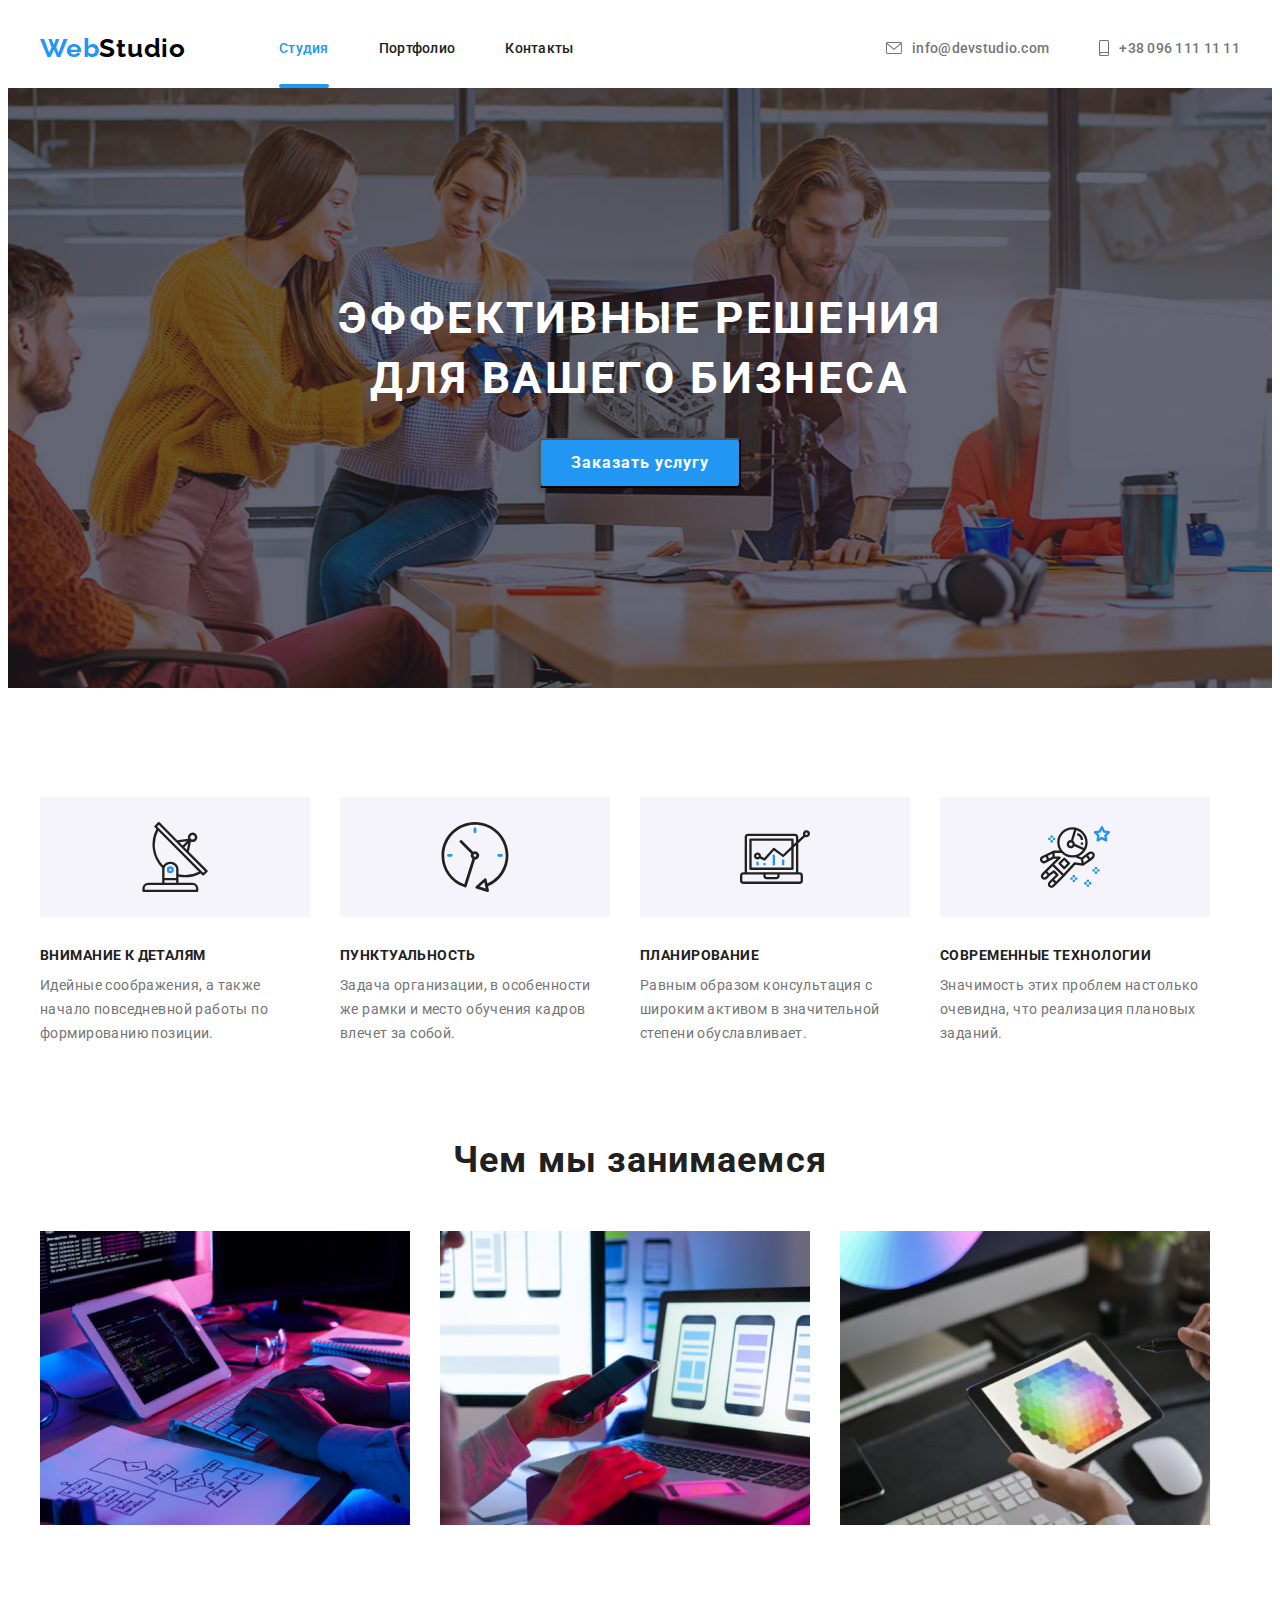
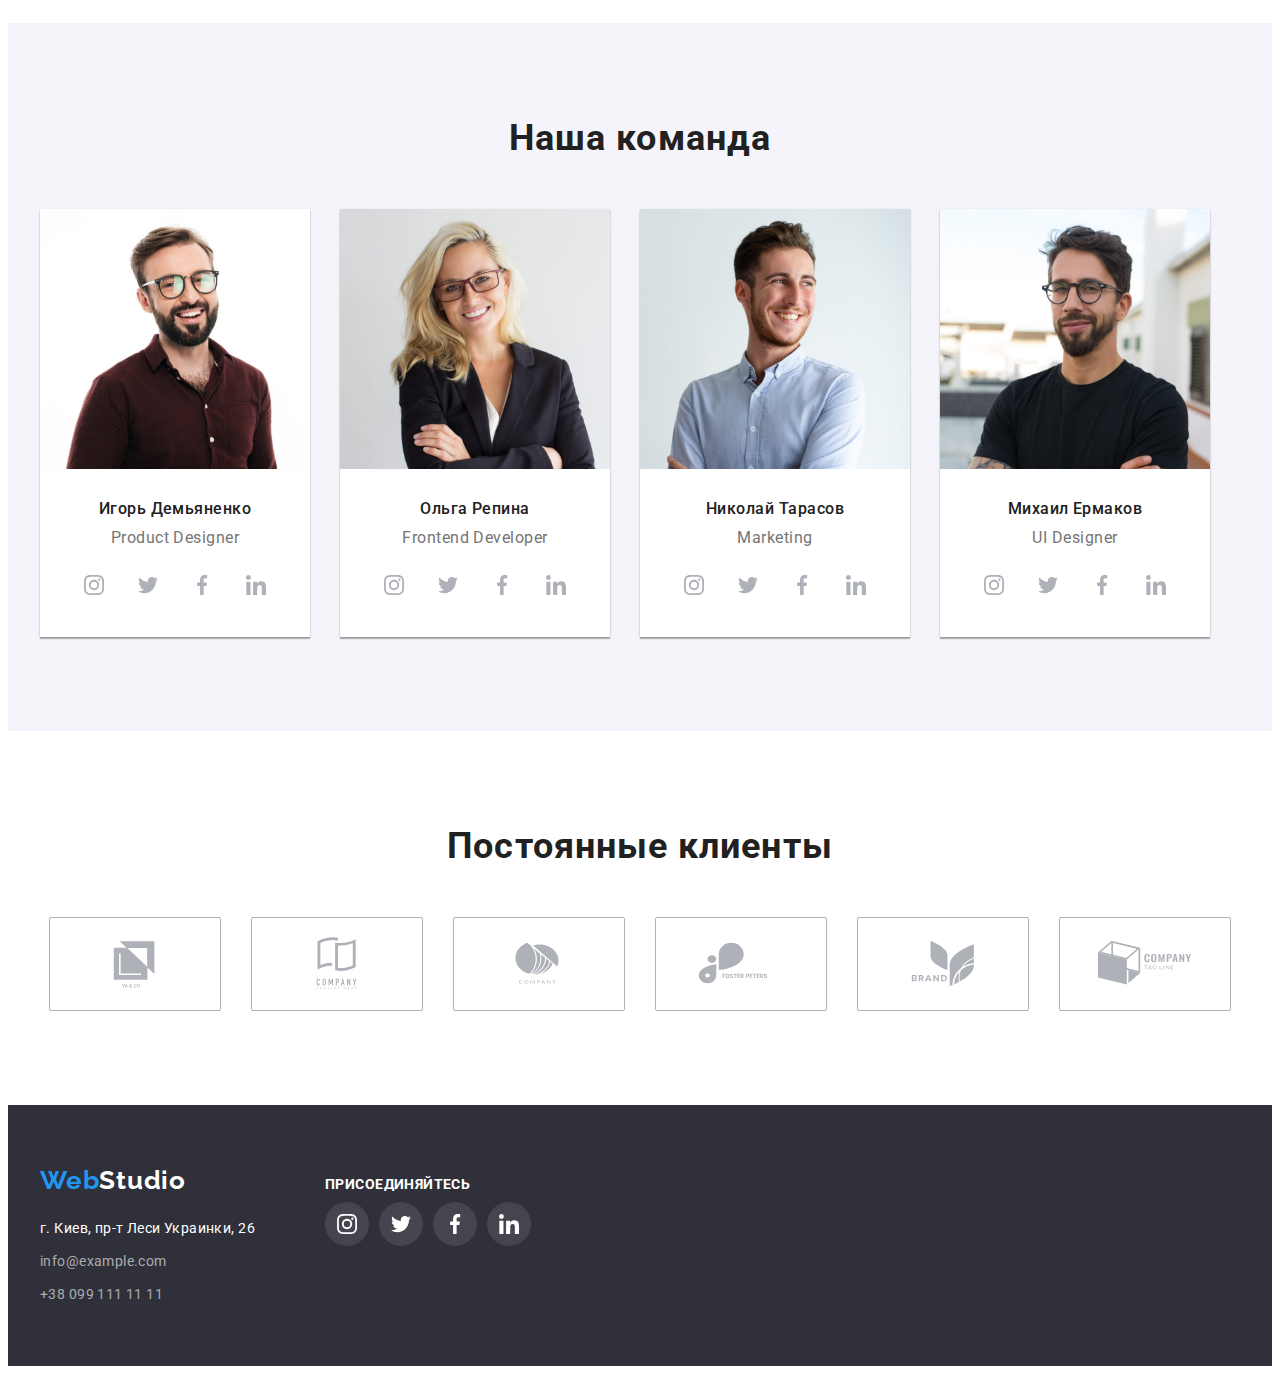
<file: index.html>
<!DOCTYPE html>
<html lang="ru">
  <head>
    <meta charset="UTF-8" />
    <meta http-equiv="X-UA-Compatible" content="IE=edge" />
    <meta name="viewport" content="width=device-width, initial-scale=1.0" />
    <title>Эффективные решения для вашего бизнеса</title>
    <link
      rel="stylesheet"
      href="https://cdnjs.cloudflare.com/ajax/libs/modern-normalize/1.1.0/modern-normalize.min.css"
      integrity="sha512-wpPYUAdjBVSE4KJnH1VR1HeZfpl1ub8YT/NKx4PuQ5NmX2tKuGu6U/JRp5y+Y8XG2tV+wKQpNHVUX03MfMFn9Q=="
      crossorigin="anonymous"
      referrerpolicy="no-referrer"
    />
    <link rel="preconnect" href="https://fonts.googleapis.com" />
    <link rel="preconnect" href="https://fonts.gstatic.com" crossorigin />
    <link
      href="https://fonts.googleapis.com/css2?family=Raleway:wght@700&family=Roboto:wght@400;500;700;900&display=swap"
      rel="stylesheet"
    />
    <link rel="stylesheet" href="./css/styles.css" />
  </head>
  <body data-page>
    <!-- Header section -->
    <header class="header" data-header>
      <div class="container header-container">
        <a class="logo logo-header link" lang="en" href=""><span class="logo1">Web</span>Studio </a>
        <nav class="header-nav">
          <ul class="header-list list">
            <li class="header-item">
              <a class="header-link main link" href="">Студия</a>
            </li>
            <li class="header-item">
              <a class="header-link link" href="./portfolio.html">Портфолио</a>
            </li>
            <li class="header-item">
              <a class="header-link link" href="">Контакты</a>
            </li>
          </ul>
        </nav>

        <ul class="adress adress-phone list">
          <li>
            <a class="mail link" href="mailto:info@devstudio.com">
              <svg class="mail-icon" width="16" height="12">
                <use href="./images/icons/icomoon/icons.svg#envelope-hover"></use>
              </svg>
              info@devstudio.com
            </a>
          </li>
          <li>
            <a class="header-phone link" href="tel:+380961111111" link>
              <svg class="mail-icon" width="10" height="16">
                <use href="./images/icons/icomoon/icons.svg#smartphone"></use>
              </svg>
              +38 096 111 11 11</a
            >
          </li>
        </ul>
      </div>
    </header>

    <!-- Main section -->
    <main>
      <!-- Hero section -->
      <section class="hero">
        <div class="container">
          <h1 class="main-title">Эффективные решения для вашего бизнеса</h1>
          <button class="main-button hero" type="button" data-modal-open>Заказать услугу</button>
        </div>
      </section>
      <section class="our-osobennosti">
        <div class="container">
          <h2 class="visually-hidden">Наши особенности</h2>
          <ul class="list our-peculiarities">
            <li class="list-peculiarities">
              <div class="fon">
                <svg class="our-icon" width="70" height="70">
                  <use href="./images/icons/icomoon/icons.svg#antenna"></use>
                </svg>
              </div>
              <h3 class="about-title">Внимание к деталям</h3>
              <p class="about-h3">
                Идейные соображения, а также начало повседневной работы по формированию позиции.
              </p>
            </li>
            <li class="list-peculiarities">
              <div class="fon">
                <svg class="our-icon" width="70" height="70">
                  <use href="./images/icons/icomoon/icons.svg#clock"></use>
                </svg>
              </div>
              <h3 class="about-title">Пунктуальность</h3>
              <p class="about-h3">
                Задача организации, в особенности же рамки и место обучения кадров влечет за собой.
              </p>
            </li>
            <li class="list-peculiarities">
              <div class="fon">
                <svg class="our-icon" width="70" height="70">
                  <use href="./images/icons/icomoon/icons.svg#diagram"></use>
                </svg>
              </div>
              <h3 class="about-title">Планирование</h3>

              <p class="about-h3">
                Равным образом консультация с широким активом в значительной степени обуславливает.
              </p>
            </li>
            <li class="list-peculiarities">
              <div class="fon">
                <svg class="our-icon" width="70" height="70">
                  <use href="./images/icons/icomoon/icons.svg#astronaut"></use>
                </svg>
              </div>
              <h3 class="about-title">Современные технологии</h3>

              <p class="about-h3">
                Значимость этих проблем настолько очевидна, что реализация плановых заданий.
              </p>
            </li>
          </ul>
        </div>
      </section>
      <!-- About section -->
      <section class="about">
        <div class="container">
          <h2 class="about-our">Чем мы занимаемся</h2>
          <ul class="about-img list">
            <li class="img">
              <img src="./images/Main/About/img.jpg" alt="verstka" width="370" height="294" />
            </li>
            <li class="img">
              <img src="./images/Main/About/img-1.jpg" alt="design" width="370" height="294" />
            </li>
            <li class="img">
              <img src="./images/Main/About/img-2.jpg" alt="decor" width="370" height="294" />
            </li>
          </ul>
        </div>
      </section>
      <section class="our-team-main">
        <div class="container">
          <h2 class="about-our">Наша команда</h2>
          <ul class="about-img">
            <li class="our-bg-cl about-img-shadow">
              <img class="no-probel"
                src="./images/Main/our-team/Igor.jpg"
                alt="Игорь Демьяненко"
                width="270"
                height="260"
              />
              <div class="list-our">
                <h3 class="our-team">Игорь Демьяненко</h3>
                <p class="job-title" lang="en">Product Designer</p>
                <ul class="socials list">
                 <li class="social-item">
                  <a
                    class="socials-link link"
                    href=""
                    target="_blank"
                    rel="noopener noreferrer"
                    aria-label="instagram"
                  >
                    <svg class="social-icon" width="20" height="20">
                      <use href="./images/icons/icomoon/icons.svg#instagram"></use>
                    </svg>
                  </a>
                </li>
                <li class="social-item">
                  <a
                    class="socials-link link"
                    href=""
                    target="_blank"
                    rel="noopener noreferrer"
                    aria-label="itwitter"
                  >
                    <svg class="social-icon" width="20" height="20">
                      <use href="./images/icons/icomoon/icons.svg#twitter"></use>
                    </svg>
                  </a>
                </li>
                <li class="social-item">
                  <a
                    class="socials-link link"
                    href=""
                    target="_blank"
                    rel="noopener noreferrer"
                    aria-label="facebook"
                  >
                    <svg class="social-icon" width="20" height="20">
                      <use href="./images/icons/icomoon/icons.svg#facebook"></use>
                    </svg>
                  </a>
                </li>
                <li class="social-item">
                  <a
                    class="socials-link link"
                    href=""
                    target="_blank"
                    rel="noopener noreferrer"
                    aria-label="linkedin"
                  >
                    <svg class="social-icon" width="20" height="20">
                      <use href="./images/icons/icomoon/icons.svg#linkedin"></use>
                    </svg>
                  </a>
                </li>
              </ul>
              </div>
            </li>

            <li class="our-bg-cl about-img-shadow">
              <img class="no-probel"
                src="./images/Main/our-team/Olga.jpg"
                alt="Ольга Репина"
                width="270"
                height="260"
              />
              <div class="list-our">
                <h3 class="our-team">Ольга Репина</h3>
                <p class="job-title" lang="en">Frontend Developer</p>
              <ul class="socials list">
              <li class="social-item">
                <a
                  class="socials-link link"
                  href=""
                  target="_blank"
                  rel="noopener noreferrer"
                  aria-label="instagram"
                >
                  <svg class="social-icon" width="20" height="20">
                    <use href="./images/icons/icomoon/icons.svg#instagram"></use>
                  </svg>
                </a>
              </li>
              <li class="social-item">
                <a
                  class="socials-link link"
                  href=""
                  target="_blank"
                  rel="noopener noreferrer"
                  aria-label="itwitter"
                >
                  <svg class="social-icon" width="20" height="20">
                    <use href="./images/icons/icomoon/icons.svg#twitter"></use>
                  </svg>
                </a>
              </li>
              <li class="social-item">
                <a
                  class="socials-link link"
                  href=""
                  target="_blank"
                  rel="noopener noreferrer"
                  aria-label="facebook"
                >
                  <svg class="social-icon" width="20" height="20">
                    <use href="./images/icons/icomoon/icons.svg#facebook"></use>
                  </svg>
                </a>
              </li>
              <li class="social-item">
                <a
                  class="socials-link link"
                  href=""
                  target="_blank"
                  rel="noopener noreferrer"
                  aria-label="linkedin"
                >
                  <svg class="social-icon" width="20" height="20">
                    <use href="./images/icons/icomoon/icons.svg#linkedin"></use>
                  </svg>
                </a>
              </li>
              </li>
            </ul>
        </div>
            <li class="our-bg-cl about-img-shadow">
              <img class="no-probel"
                src="./images/Main/our-team/Nikolay.jpg"
                alt="Николай Тарасов"
                width="270"
                height="260"
              />
              <div class="list-our">
                <h3 class="our-team">Николай Тарасов</h3>
                <p class="job-title" lang="en">Marketing</p>
               <ul class="socials list">
               <li class="social-item">
                <a
                  class="socials-link link"
                  href=""
                  target="_blank"
                  rel="noopener noreferrer"
                  aria-label="instagram"
                >
                  <svg class="social-icon" width="20" height="20">
                    <use href="./images/icons/icomoon/icons.svg#instagram"></use>
                  </svg>
                </a>
               </li>
               <li class="social-item">
                <a
                  class="socials-link link"
                  href=""
                  target="_blank"
                  rel="noopener noreferrer"
                  aria-label="itwitter"
                >
                  <svg class="social-icon" width="20" height="20">
                    <use href="./images/icons/icomoon/icons.svg#twitter"></use>
                  </svg>
                </a>
               </li>
               <li class="social-item">
                <a
                  class="socials-link link"
                  href=""
                  target="_blank"
                  rel="noopener noreferrer"
                  aria-label="facebook"
                >
                  <svg class="social-icon" width="20" height="20">
                    <use href="./images/icons/icomoon/icons.svg#facebook"></use>
                  </svg>
                </a>
               </li>
               <li class="social-item">
                <a
                  class="socials-link link"
                  href=""
                  target="_blank"
                  rel="noopener noreferrer"
                  aria-label="linkedin"
                >
                  <svg class="social-icon" width="20" height="20">
                    <use href="./images/icons/icomoon/icons.svg#linkedin"></use>
                  </svg>
                </a>
               </li>
               </li>
               </ul>
              </div>
            <li class="our-bg-cl about-img-shadow">
              <img class="no-probel"
                src="./images/Main/our-team/Mihail.jpg"
                alt="Михаил Ермаков"
                width="270"
                height="260"
              />
              <div class="list-our">
                <h3 class="our-team">Михаил Ермаков</h3>
                <p class="job-title" lang="en">UI Designer</p>
               <ul class="socials list">
              <li class="social-item">
                <a
                  class="socials-link link"
                  href=""
                  target="_blank"
                  rel="noopener noreferrer"
                  aria-label="instagram"
                >
                  <svg class="social-icon" width="20" height="20">
                    <use href="./images/icons/icomoon/icons.svg#instagram"></use>
                  </svg>
                </a>
              </li>
              <li class="social-item">
                <a
                  class="socials-link link"
                  href=""
                  target="_blank"
                  rel="noopener noreferrer"
                  aria-label="itwitter"
                >
                  <svg class="social-icon" width="20" height="20">
                    <use href="./images/icons/icomoon/icons.svg#twitter"></use>
                  </svg>
                </a>
              </li>
              <li class="social-item">
                <a
                  class="socials-link link"
                  href=""
                  target="_blank"
                  rel="noopener noreferrer"
                  aria-label="facebook"
                >
                  <svg class="social-icon" width="20" height="20">
                    <use href="./images/icons/icomoon/icons.svg#facebook"></use>
                  </svg>
                </a>
              </li>
              <li class="social-item">
                <a
                  class="socials-link link"
                  href=""
                  target="_blank"
                  rel="noopener noreferrer"
                  aria-label="linkedin"
                >
                  <svg class="social-icon" width="20" height="20">
                    <use href="./images/icons/icomoon/icons.svg#linkedin"></use>
                  </svg>
                </a>
              </li>
              </li>
            </ul>
          </ul>
          </div>
        </div>
      </section>
      <section class="clients">
        <div class="container ">
          <h2 class="our-clients">Постоянные клиенты</h2>
          <ul class="clients-list">
            <li class="clients-item">
              <a
                class="clients-link link"
                href=""
                target="_blank"
                rel="noopener noreferrer"
                aria-label="YA & CO"
              >
                <svg class="social-icon" width="106" height="60">
                  <use href="./images/icons/icomoon/icons.svg#logo-1"></use>
                </svg>
              </a>
              <li class="clients-item">
                <a
                  class="clients-link link"
                  href=""
                  target="_blank"
                  rel="noopener noreferrer"
                  aria-label="company tagline here"
                >
                  <svg class="social-icon" width="106" height="60">
                    <use href="./images/icons/icomoon/icons.svg#logo-2"></use>
                  </svg>
                </a>
                <li class="clients-item">
                  <a
                    class="clients-link link"
                    href=""
                    target="_blank"
                    rel="noopener noreferrer"
                    aria-label="company"
                  >
                    <svg class="social-icon" width="106" height="60">
                      <use href="./images/icons/icomoon/icons.svg#logo-3"></use>
                    </svg>
                  </a>
                  <li class="clients-item">
                    <a
                      class="clients-link link"
                      href=""
                      target="_blank"
                      rel="noopener noreferrer"
                      aria-label="FOSTER PETERS"
                    >
                      <svg class="social-icon" width="106" height="60">
                        <use href="./images/icons/icomoon/icons.svg#logo-4"></use>
                      </svg>
                    </a>
                    <li class="clients-item">
                      <a
                        class="clients-link link"
                        href=""
                        target="_blank"
                        rel="noopener noreferrer"
                        aria-label="brend"
                      >
                        <svg class="social-icon" width="106" height="60">
                          <use href="./images/icons/icomoon/icons.svg#logo-5"></use>
                        </svg>
                      </a>
                      <li class="clients-item">
                        <a
                          class="clients-link link"
                          href=""
                          target="_blank"
                          rel="noopener noreferrer"
                          aria-label="company tagline"
                        >
                          <svg class="social-icon" width="106" height="60">
                            <use href="./images/icons/icomoon/icons.svg#logo-6"></use>
                          </svg>
                        </a>
    </main>
    <!-- Footer section -->
    <footer class="footer">
      <div class="contacts-group-social container">
        <div>
       <a class="logo logo-footer link" lang="en" href=""
          ><span class="logo1">Web</span><span class="logo2">Studio</span></a
        >
        <address>
          <ul class="contacts-group list">
            <li class="footer-link contacts-adress">
              <a
                class="contacts-link link"
                href="https://goo.gl/maps/rxHmYrXE4vKQrbf1A"
                target="_blank"
                rel="noopener noreferrer"
                >г. Киев, пр-т Леси Украинки, 26</a
              >
            </li>
            <li class="footer-link contacts-mail">
              <a class="contacts-link mail-tel link" href="mailto:info@example.com"
                >info@example.com</a
              >
            </li>
            <li class="footer-link contacts-tel">
              <a class="contacts-link mail-tel link" href="tel:+380991111111">+38 099 111 11 11
              </a>
            </li>
          </ul>
        </address>
      </div>
      <div class="social-links">
        <h3 class="about-title-footer">присоединяйтесь</h3>
        <ul class="social-list-footer">
          <li class="social-item-footer">
            <a
              class="socials-link-footer link"
              href=""
              target="_blank"
              rel="noopener noreferrer"
              aria-label="instagram"
            >
              <svg class="social-icon-footer" width="20" height="20">
                <use href="./images/icons/icomoon/icons.svg#instagram"></use>
              </svg>
            </a>
          </li> 
          <li class="social-item-footer">
            <a
              class="socials-link-footer link"
              href=""
              target="_blank"
              rel="noopener noreferrer"
              aria-label="itwitter"
            >
              <svg class="social-icon-footer" width="20" height="20">
                <use href="./images/icons/icomoon/icons.svg#twitter"></use>
              </svg>
            </a>
          </li>
          <li class="social-item-footer">
            <a
              class="socials-link-footer link"
              href=""
              target="_blank"
              rel="noopener noreferrer"
              aria-label="facebook"
            >
              <svg class="social-icon-footer" width="20" height="20">
                <use href="./images/icons/icomoon/icons.svg#facebook"></use>
              </svg>
            </a>
          </li>
          <li class="social-item-footer">
            <a
              class="socials-link-footer link"
              href=""
              target="_blank"
              rel="noopener noreferrer"
              aria-label="linkedin"
            >
              <svg class="social-icon-footer" width="20" height="20">
                <use href="./images/icons/icomoon/icons.svg#linkedin"></use>
              </svg>
            </a>
          </li>
          </li>
        </ul>
      </div>
      </div>
    </footer>

    <!-- Modal window -->
    <div class="backdrop is-hidden" data-modal>
      <div class="modal">
        <button class="modal-btn" data-modal-close>
          <svg class="modal-btn-icon" width="20px" height="20px">
            <use href="./images/icons/icomoon/icons.svg#icon-close">

            </use>
          </svg>
        </button>

      </div>
    </div>
    <script src="./js/header-scroll.js"></script>
      <script src="./js/modal.js"></script>
  </body>
</html>
</file>
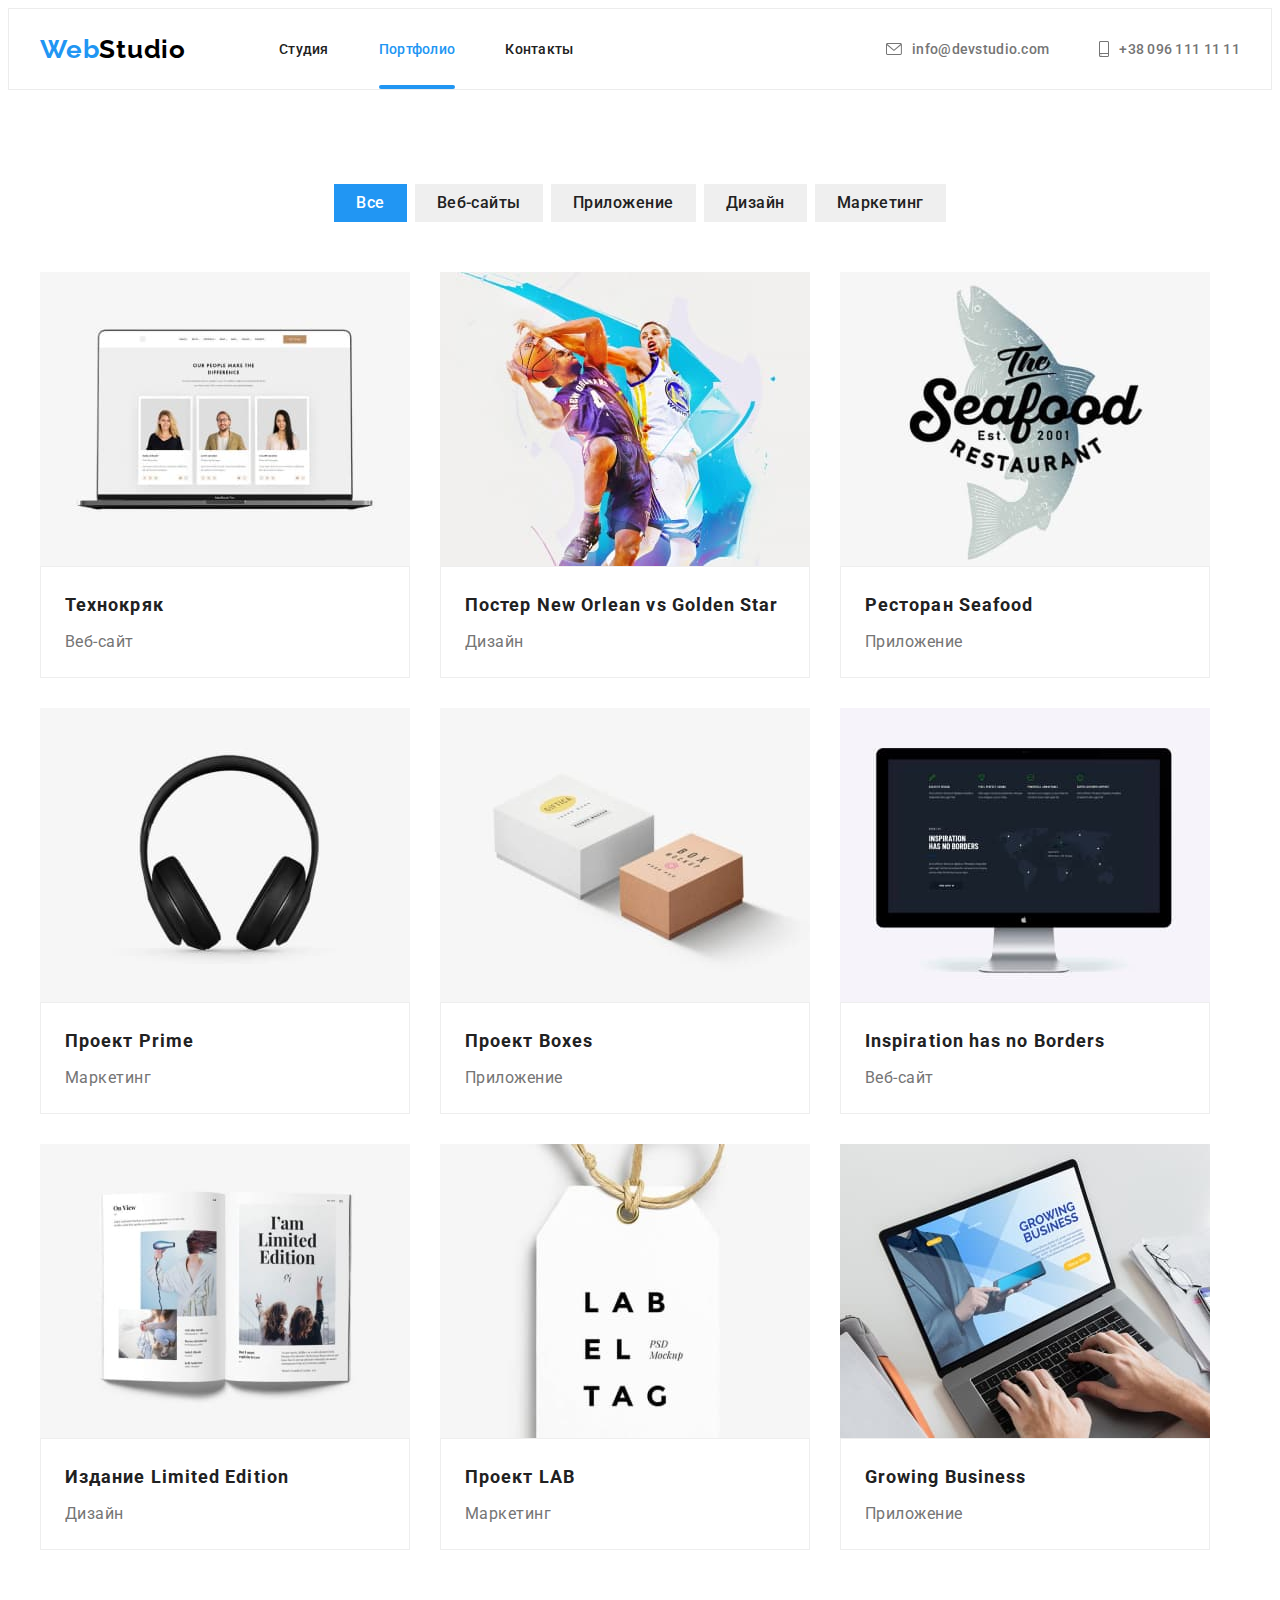
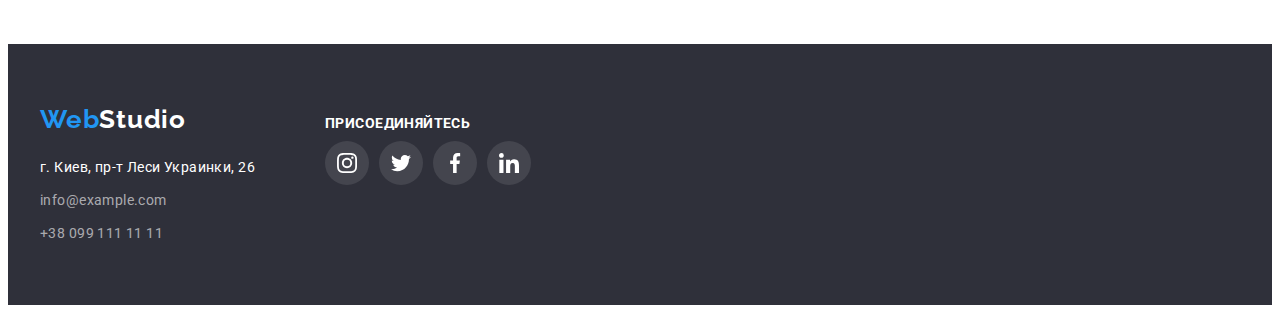
<file: portfolio.html>
<!DOCTYPE html>
<html lang="ru">
  <head>
    <meta charset="UTF-8" />
    <meta http-equiv="X-UA-Compatible" content="IE=edge" />
    <meta name="viewport" content="width=device-width, initial-scale=1.0" />
    <title>Портфолио</title>
    <link
      rel="stylesheet"
      href="https://cdnjs.cloudflare.com/ajax/libs/modern-normalize/1.1.0/modern-normalize.min.css"
      integrity="sha512-wpPYUAdjBVSE4KJnH1VR1HeZfpl1ub8YT/NKx4PuQ5NmX2tKuGu6U/JRp5y+Y8XG2tV+wKQpNHVUX03MfMFn9Q=="
      crossorigin="anonymous"
      referrerpolicy="no-referrer"
    />
    <!-- Fonts start -->
    <link rel="preconnect" href="https://fonts.googleapis.com" />
    <link rel="preconnect" href="https://fonts.gstatic.com" crossorigin />
    <link
      href="https://fonts.googleapis.com/css2?family=Raleway:wght@700&family=Roboto:wght@400;500;700;900&display=swap"
      rel="stylesheet"
    />
    <!-- Fonts end -->
    <link rel="stylesheet" href="./css/styles.css" />
  </head>
  <body>
    <!-- Header section -->
    <header class="header header-portfolio">
      <div class="container header-container">
       
          <a class="logo logo-header link" lang="en" href=""
            ><span class="logo1">Web</span>Studio
            </a>  
            <nav class="header-nav">
          <ul class="header-list list">
            <li class="header-item">
              <a class="header-link link" href="./index.html">Студия</a>
            </li>
            <li class="header-item">
              <a class="header-link main link" href="">Портфолио</a>
            </li>
            <li class="header-item">
              <a class="header-link link" href="">Контакты</a>
            </li>
          </ul>
        </nav>

        <ul class="adress adress-phone list">
          <li>
            <a class="mail link" href="mailto:info@devstudio.com">
              <svg class="mail-icon" width="16" height="12">
                <use href="./images/icons/icomoon/icons.svg#envelope-hover"></use>
              </svg>
              info@devstudio.com
            </a>
          </li>
          <li>
            <a class="header-phone link" href="tel:+380961111111" link>
              <svg class="mail-icon" width="10" height="16">
                <use href="./images/icons/icomoon/icons.svg#smartphone"></use>
              </svg>
              +38 096 111 11 11</a
            >
          </li>
        </ul>
      
      </div>
    </header>
    <!-- Main section -->
    <main>
      <!-- Hero section -->
      <section class="hero1">
        <div class="container">
          <ul class="button list">
            <li class="btn">
              <button class="main-button-portfolio" type="button">Все</button>
            </li>
            <li class="btn">
              <button class="secondary-button">Веб-сайты</button>
            </li>
            <li class="btn">
              <button class="secondary-button" type="button">Приложение</button>
            </li>
            <li class="btn">
              <button class="secondary-button" type="button">Дизайн</button>
            </li>
            <li class="btn">
              <button class="secondary-button" type="button">Маркетинг</button>
            </li>
          </ul>

          <ul class="images-list list">
            <li class="img">
              <a href class="link">
              <img class="no-probel" src="./images/Portfolio/Tehnokryak.jpg" alt="Технокряк" width="370" />
                <div class="images-portfolio">
                <h3 class="text">Технокряк</h3>
                <p class="desc">Веб-сайт</p>
              </div>
              </a>
            </li>
            <li class="img">
              <a href class="link">
                <img class="no-probel"
                  src="./images/Portfolio/Poster.jpg"
                  alt="Постер New Orlean vs Golden Star"
                  width="370"
                /><div class="images-portfolio">
                <h3 class="text">Постер <span lang="en">New Orlean vs Golden Star</span></h3>
                <p class="desc">Дизайн</p>
              </div>
              </a>
            </li>
            <li class="img">
              <a href class="link">
                <img class="no-probel" src="./images/Portfolio/Seafood.jpg" alt="Ресторан Seafood" width="370" />
                <div class="images-portfolio">
                <h3 class="text">Ресторан<span lang="en"> Seafood</span></h3>
                <p class="desc">Приложение</p>
              </div>
              </a>
            </li>
            <li class="img">
              <a href class="link">
                <img class="no-probel" src="./images/Portfolio/headphones.jpg" alt="Проект Prime" width="370" />
                <div class="images-portfolio">
                <h3 class="text">Проект<span lang="en"> Prime</span></h3>
                <p class="desc">Маркетинг</p>
              </div>
              </a>
            </li>
            <li class="img">
              <a href class="link">
                <img class="no-probel" src="./images/Portfolio/Boxes.jpg" alt="Проект Boxes" width="370" />
                <div class="images-portfolio">
                <h3 class="text">Проект<span lang="en"> Boxes</span></h3>
                <p class="desc">Приложение</p>
              </div>
              </a>
            </li>
            <li class="img">
              <a href class="link">
                <img class="no-probel"
                  src="./images/Portfolio/Monitor.jpg"
                  alt="Inspiration has no Borders"
                  width="370"
                />
                <div class="images-portfolio">
                <h3 class="text" lang="en">Inspiration has no Borders</h3>
                <p class="desc">Веб-сайт</p>
              </div>
              </a>
            </li>
            <li class="img">
              <a href class="link">
                <img class="no-probel" src="./images/Portfolio/Book.jpg" alt="Издание Limited Edition" width="370" />
                <div class="images-portfolio">
                <h3 class="text">Издание<span lang="en"> Limited Edition</span></h3>
                <p class="desc">Дизайн</p>
              </div>
              </a>
            </li>
            <li class="img">
              <a href class="link">
                <img class="no-probel" src="./images/Portfolio/Project.jpg" alt="Проект LAB" width="370" />
                <div class="images-portfolio">
                <h3 class="text">Проект<span lang="en"> LAB</span></h3>
                <p class="desc">Маркетинг</p>
              </div>
              </a>
            </li>

            <li class="img">
              <a href class="link">
                <img class="no-probel" src="./images/Portfolio/Notebook.jpg" alt="Growing Business" width="370" />
                <div class="images-portfolio">
                <h3 class="text" lang="en">Growing Business</h3>
                <p class="desc">Приложение</p>
              </div>
              </a>
            </li>
          </ul>
        </div>
      </section>
    </main>
    <!-- Footer section -->
    <footer class="footer">
      <div class="contacts-group-social container">
        <div>
       <a class="logo logo-footer link" lang="en" href=""
          ><span class="logo1">Web</span><span class="logo2">Studio</span></a
        >
        <address>
          <ul class="contacts-group list">
            <li class="footer-link contacts-adress">
              <a
                class="contacts-link link"
                href="https://goo.gl/maps/rxHmYrXE4vKQrbf1A"
                target="_blank"
                rel="noopener noreferrer"
                >г. Киев, пр-т Леси Украинки, 26</a
              >
            </li>
            <li class="footer-link contacts-mail">
              <a class="contacts-link mail-tel link" href="mailto:info@example.com"
                >info@example.com</a
              >
            </li>
            <li class="footer-link contacts-tel">
              <a class="contacts-link mail-tel link" href="tel:+380991111111">+38 099 111 11 11
              </a>
            </li>
          </ul>
        </address>
      </div>
      <div class="social-links">
        <h3 class="about-title-footer">присоединяйтесь</h3>
        <ul class="social-list-footer">
          <li class="social-item-footer">
            <a
              class="socials-link-footer link"
              href=""
              target="_blank"
              rel="noopener noreferrer"
              aria-label="instagram"
            >
              <svg class="social-icon-footer" width="20" height="20">
                <use href="./images/icons/icomoon/icons.svg#instagram"></use>
              </svg>
            </a>
          </li> 
          <li class="social-item-footer">
            <a
              class="socials-link-footer link"
              href=""
              target="_blank"
              rel="noopener noreferrer"
              aria-label="itwitter"
            >
              <svg class="social-icon-footer" width="20" height="20">
                <use href="./images/icons/icomoon/icons.svg#twitter"></use>
              </svg>
            </a>
          </li>
          <li class="social-item-footer">
            <a
              class="socials-link-footer link"
              href=""
              target="_blank"
              rel="noopener noreferrer"
              aria-label="facebook"
            >
              <svg class="social-icon-footer" width="20" height="20">
                <use href="./images/icons/icomoon/icons.svg#facebook"></use>
              </svg>
            </a>
          </li>
          <li class="social-item-footer">
            <a
              class="socials-link-footer link"
              href=""
              target="_blank"
              rel="noopener noreferrer"
              aria-label="linkedin"
            >
              <svg class="social-icon-footer" width="20" height="20">
                <use href="./images/icons/icomoon/icons.svg#linkedin"></use>
              </svg>
            </a>
          </li>
          </li>
        </ul>
      </div>
      </div>
    </footer>
  </body>
</html>
</file>
<file: css/styles.css>
:root{
    /* fonts */
    --main-font: "Roboto", sans-serif;
    --secondary-font: "Raleway", sans-serif;
    /* text colors */
    --header-web-txt-cl: #000000;
    --header-secondary-web-txt-cl: #2196F3;
    --header-secondary-tel-cl: #757575;
    
    --main-txt-cl:#FFFFFF;
    --main-secondary-txt-cl:#188CE8; 
    --main-osob-txt-cl: #212121;
    --main-osob1-txt-cl:#757575;
    --main-secon-team-txt-cl: #757575;

    --footer-web-txt-cl:#FFFFFF;
    --footer--web-secondary-txt-cl:#2196F3;
    --footer-address-txt-cl:#FFFFFF;

    /* bg colors */
    --header-bg-cl: #FFFFFF;

    --main-bg-cl: #2F303A;
    --main-secondary-bg-cl:#E5E5E5;
    --main-team-bg-cl: #F5F4FA;
    
    --footer-bg-cl: #2F303A;
    
    /* others */
    --anim-fast: 250ms cubic-bezier(0.4, 0, 0.2, 1);
}
body {
   font-family: var(--main-font);
   color: #212121;
   }
   .no-scroll{
    overflow: hidden;
   }
   a{
    text-decoration: none;
    color: currentColor;
    }
    h1,h2,h3,h4,h5,h6,p{
        margin: 0;
    }
    ul,ol{
        list-style: none;
    }
    /* .header {
        background-color: rgba(255, 255, 255, 0.185);
        position: fixed;
        top: 0;
        left: 0;
        width: 100%;
        z-index: 100;
    }
    
    .header.no-transparency {
        background-color: rgba(24, 138, 232, 0.1);
        backdrop-filter: blur(8px);
    } */
     
    .container {
        width: 1200px;
        padding-left: 15px;
        padding-right: 15px;
        margin-left: auto;
        margin-right: auto;
    }
    .no-probel{
        display: block;
    }
    
     .header-container,
    .adress{
        display: flex;
        align-items: center;
    } 

    .logo-header{
        margin-right: 93px;
        padding-top: 24px;
        padding-bottom: 24px;
    }
    .header-nav{
        margin-right: auto;
    }
   .header-link,
   .mail,
   .header-phone{
    display:flex;
    align-items: center;
        padding-top: 32px;
        padding-bottom: 32px;
        transition: color var(--anim-fast);
    }
        .header-phone:hover,
        .header-phone:focus {
            color: #2196F3;
        }
    .header-list{
        display: flex;
        gap: 50px;
    }
       
       
    .mail{
 font-weight: 500;
font-size: 14px;
line-height:calc(16/14);
letter-spacing: 0.02em;

color:var(--header-secondary-tel-cl);
transition:color var(--anim-fast);

   }
   .mail:hover,
   .mail:focus {
       color: #2196F3;
   }
   .mail-icon{
    fill: currentColor;
    margin-right: 10px;
    text-decoration: none;
   }
    .adress-phone{
        gap: 50px;
 font-weight: 500;
font-size: 14px;
line-height: 16px;
letter-spacing: 0.02em;

color: #757575;
   }
  .hero{
    max-width: 1600px;
    margin-left: auto;
    margin-right: auto;
    margin-bottom: 109px;
    background-image:linear-gradient(to right,rgba(47, 48, 58, 0.4),rgba(47, 48, 58, 0.4)) ,
    url(../images/Main/main-bg-cl.png);
    background-repeat: no-repeat;
    background-position: center;

       padding-top: 200px;
    padding-bottom: 200px;
    }
   

.main-title{
    width: 696px;
    /* padding: 200px 256px 280px; */
  margin-left: auto;
  margin-right: auto;
  margin-bottom: 30px;
    font-weight: 900px;
    font-size: 44px;
    line-height:calc(60/44);
    /* or 136% */
    
    text-align: center;
    letter-spacing: 0.06em;
    text-transform: uppercase;
    
    color: #FFFFFF;
    }
.main-button {
display: block;
margin: 0 auto;
max-width: 250px;
min-width: 200px;
min-height: 50px;
padding: 8px 30px;
background: #2196F3;
box-shadow: 0px 4px 4px rgba(0, 0, 0, 0.15);
border-radius: 4px;
font-family:inherit;
font-weight: 700;
font-size: 16px;
line-height:calc(30/16);
/* identical to box height, or 188% */
letter-spacing: 0.06em;

color: #FFFFFF;
cursor: pointer;
}
.visually-hidden {
    position: absolute;
    white-space: nowrap;
    width: 1px;
    height: 1px;
    overflow: hidden;
    border: 0;
    padding: 0;
    clip: rect(0 0 0 0);
    clip-path: inset(50%);
    margin: -1px;
  }  
  .list-peculiarities{
    width: 270px;
  }
  /* .our-osobennosti{ */
 /* padding-top: 109px;} */
 .fon{
    display: flex;
    width: 270px;
    height: 120px;
    background-color: #F5F4FA;
    margin-bottom: 30px;
    align-items: center;
    justify-content: center;
 } 
 .our-peculiarities{
    display: flex;
    gap: 30px;
    flex-basis: 270px;
    padding-top: 94px;
    }
    .our-team-main{
    padding-top: 94px;
    padding-bottom: 94px;
    background-color: #F5F4FA;
    }
.about{
    padding-top: 94px;
    padding-bottom: 94px;
    }
.about-our,
.our-clients{
        
    font-weight: 700;
    font-size: 36px;
    line-height:  calc(42 / 36);
    text-align: center;
    letter-spacing: 0.03em;
    margin-bottom: 50px;
    
    color: #212121;
    }
   
    .about-img{
        display: flex;
        gap: 30px;
        margin: 0;
        padding-left: 0;
   }
   .about-img-shadow{
    box-shadow: 0px 1px 3px rgba(0, 0, 0, 0.12), 0px 1px 1px rgba(0, 0, 0, 0.14), 0px 2px 1px rgba(0, 0, 0, 0.2);

   }
    .list-our{
        padding-top: 30px;
        padding-bottom: 30px;
    }
    .logo-footer{
        display: block;
        margin-bottom: 20px;
    }
    .footer-link{
        margin-bottom: 9px;
    }
    .footer-link:last-child{
margin-bottom: 0;
    }
.main-button-portfolio{
    font-family:inherit;
font-weight: 500;
font-size: 16px;
line-height:calc(26/16);
/* identical to box height, or 162% */

letter-spacing: 0.03em;

color: #FFFFFF;
background-color: #2196F3;
cursor: pointer;
}
.text{
font-weight: 700;
font-size: 18px;
line-height:calc(36/18);
/* identical to box height, or 200% */

letter-spacing: 0.06em;
margin-bottom: 4px;
}
.desc{
    line-height:calc(30/16);
    /* identical to box height, or 188% */
    
    letter-spacing: 0.03em;
    
    color: #757575;
}
.secondary-button{
    font-family:inherit;
font-weight: 500;
font-size: 16px;
line-height:calc(26/16);
/* identical to box height, or 162% */

letter-spacing: 0.03em;

color: #212121;
transition:color var(--anim-fast),
background-color var(--anim-fast);
}
.secondary-button:hover,
.secondary-button:focus
{ 
    cursor: pointer;
    color: white;
    background-color: #2196F3;
}
/* reset styles */
.link{
text-decoration: none;
color: currentColor;
}
.list{
list-style: none;
padding: 0px;
margin: 0px;
}
.main{
    color: #2196F3;
    position: relative;
    transition: var(--anim-fast);
}
.main::after{
    content:"";
    position: absolute;
    bottom: 0;
    left: 0%;

    display: block;
    width: 100%;
    height: 4px;
    border-radius: 2px;
    background-color: #2196F3;
}
.header-link{
font-weight: 500;
font-size: 14px;
line-height:calc(16/14);
letter-spacing: 0.02em;
transition:color var(--anim-fast);
}
.header-link:hover,
.header-link:focus{
    color: #2196F3;
}


.contacts-link{
font-style: normal;
font-size: 14px;
line-height:calc(24/14);
/* or 171% */

letter-spacing: 0.03em;
color: #FFFFFF;
transition: color var(--anim-fast);
}
.contacts-link:hover,
.contacts-link:focus {
    color: #2196F3;
}
.mail-tel{
    color: rgba(255, 255, 255, 0.6);

}

.logo{
    font-family:var(--secondary-font);
        font-weight: 700;
    font-size: 26px;
    line-height:calc(31/26);
    /* identical to box height */
    
    letter-spacing: 0.03em;
    color: var(--header-web-txt-cl );

} 
.team{
    background-color: #F5F4FA;
    padding-top: 94px;
    padding-bottom: 94px;
}
.about-title{
     font-weight: 700;
     margin-bottom: 10px;
    font-size: 14px;
    line-height:calc(16 / 14);
    letter-spacing: 0.03em;
    text-transform: uppercase;
color: var(--main-osob-txt-cl);
}
.about-h3{
    font-size: 14px;
    line-height:calc(24 / 14);
    /* or 171% */
    
    letter-spacing: 0.03em;
    
    color:var(--main-osob1-txt-cl);
    }

    .our-team{
        margin-bottom: 10px;
font-weight: 500;
font-size: 16px;
line-height:calc(19/16);
/* identical to box height */

text-align: center;
letter-spacing: 0.03em;

color: #212121;
    }

    .job-title{
line-height:calc(19/16);
margin-bottom: 16px;
/* identical to box height */

text-align: center;
letter-spacing: 0.03em;

color: #757575;
    }
    .socials{
        display: flex;
        align-items: center;
        justify-content: center;
        gap: 10px;
    }
    .our-bg-cl{
        background-color: #FFFFFF;
    }
 .socials-link{
display: flex;
width: 44px;
height: 44px;
fill:#AFB1B8 ;
background-color: #FFFFFF;
border-radius: 50%;
align-items: center;
    justify-content: center;
    transition: background-color var(--anim-fast),
    fill var(--anim-fast) ;
    }
   
 .socials-link:hover,
 .socials-link:focus{
background-color: #2196F3;
fill: #FFFFFF;
    }
    .clients{
        padding-top: 94px;
        padding-bottom: 94px;
    }
.clients-list{
    margin: 0;
    padding: 0;
    display: flex;
    align-items: center;
    justify-content: center;
    gap: 30px;
    } 
  .clients-link{
    display: flex;
    width: 170px;
    height: 92px;
    fill:#AFB1B8;
    border: 1px solid #AFB1B8;
border-radius: 50%;
align-items: center;
    justify-content: center;
    border-radius: 2px;
    transition: fill var(--anim-fast),
    border var(--anim-fast);
    }
   
 .clients-link:hover,
 .clients-link:focus{
fill: #2196F3;
border:1px solid #2196F3;
  } 

.logo1{
    color: #2196F3;
}
.logo2{
    color: #FFFFFF;
    transition: color var(--anim-fast);
}
.logo2:hover,
.logo2:focus{
    color: #2196F3;
}
.footer{
    background-color: #2F303A;
    padding-top: 60px;
    padding-bottom: 60px;
}
.about-title-footer{
    font-weight: 700;
     margin-bottom: 10px;
    font-size: 14px;
    line-height:calc(16 / 14);
    letter-spacing: 0.03em;
    text-transform: uppercase;
color:#FFFFFF;
}
.social-list-footer{
    margin: 0;
    padding: 0;
    display: flex;
align-items: center;
justify-content: center;
gap: 10px;
}
.socials-link-footer{
    display: flex;
    width: 44px;
    height: 44px;
    fill:#FFFFFF ;
    background-color: rgba(255, 255, 255, 0.1);
    border-radius: 50%;
    align-items: center;
        justify-content: center;
        transition: background-color var(--anim-fast),
        fill var(--anim-fast);
        }
       
     .socials-link-footer:hover,
     .socials-link-footer:focus{
    background-color: #2196F3;
    fill: #FFFFFF;}
    .contacts-group-social{
display: flex;
align-items: baseline;
gap: 70px;
    }

/* Portfolio */

.header-portfolio{
    border: 1px solid #ececec;
}
.button{
    display: flex;
    gap: 8px;
    justify-content: center;
    margin-bottom: 50px;
}
.main-button-portfolio,
.secondary-button{
    padding: 6px 22px;
    border: none;

}
.images-list{
    display: flex;
    gap: 30px;
    flex-wrap: wrap;
    }
.hero1{
    padding-top: 94px;
    padding-bottom: 94px;
}
.images-portfolio{
    padding: 20px 24px;
        border: none;
    border: 1px solid #eeeeee;
}

.img{
flex-basis: calc((100%-30*3)/4);
transition: box-shadow var(--anim-fast);
}
.img:hover,
.img:focus{
    box-shadow: 0px 1px 1px rgba(0, 0, 0, 0.12), 0px 4px 4px rgba(0, 0, 0, 0.06), 1px 4px 6px rgba(0, 0, 0, 0.16);
}
.backdrop{
    position: fixed;
    top: 0;
    left: 0;
    /* display: flex;
        align-items: center;
        justify-content: center; */
    width: 100%;
    height: 100%;
    background-color:rgba(0, 0, 0, 0.2);
    opacity: 1;
    visibility: visible;
     pointer-events: initial;
     transition: opacity 600ms ease-out,
     visibility 600ms ease-out;
    z-index: 1000;
    
    }
    .backdrop.is-hidden{
        opacity: 0;
        visibility: hidden;
        pointer-events: none;
    }
.modal{
    position: absolute;
    top: 50%;
    left: 50%;
    transform:translate(-50%,-50%) scale(1) rotate(0);

    
    width: 528px;
    height: 581px;

    background: #FFFFFF;
    box-shadow: 0px 1px 3px rgba(0, 0, 0, 0.12), 0px 1px 1px rgba(0, 0, 0, 0.14), 0px 2px 1px rgba(0, 0, 0, 0.2);
    border-radius: 4px;
    opacity: 1;
    transition: transform 400ms ease-in-out 200ms,
    opacity 400ms ease-in-out 200ms
   }
        .backdrop.is-hidden .modal{
            opacity: 0;
        transform: translate(-50%, -50%) scale(0.2) rotate(1turn);
        }
.modal-btn{
    box-sizing: border-box;
    border-radius: 50%;
    position: absolute;
    top: 8px;
    right: 8px;
    width: 30px;
    height: 30px;
    padding: 0;
    display: flex;
    align-items: center;
    justify-content: center;
    cursor: pointer;

    background: #FFFFFF;
        border: 1px solid rgba(0, 0, 0, 0.1);

}
</file>
